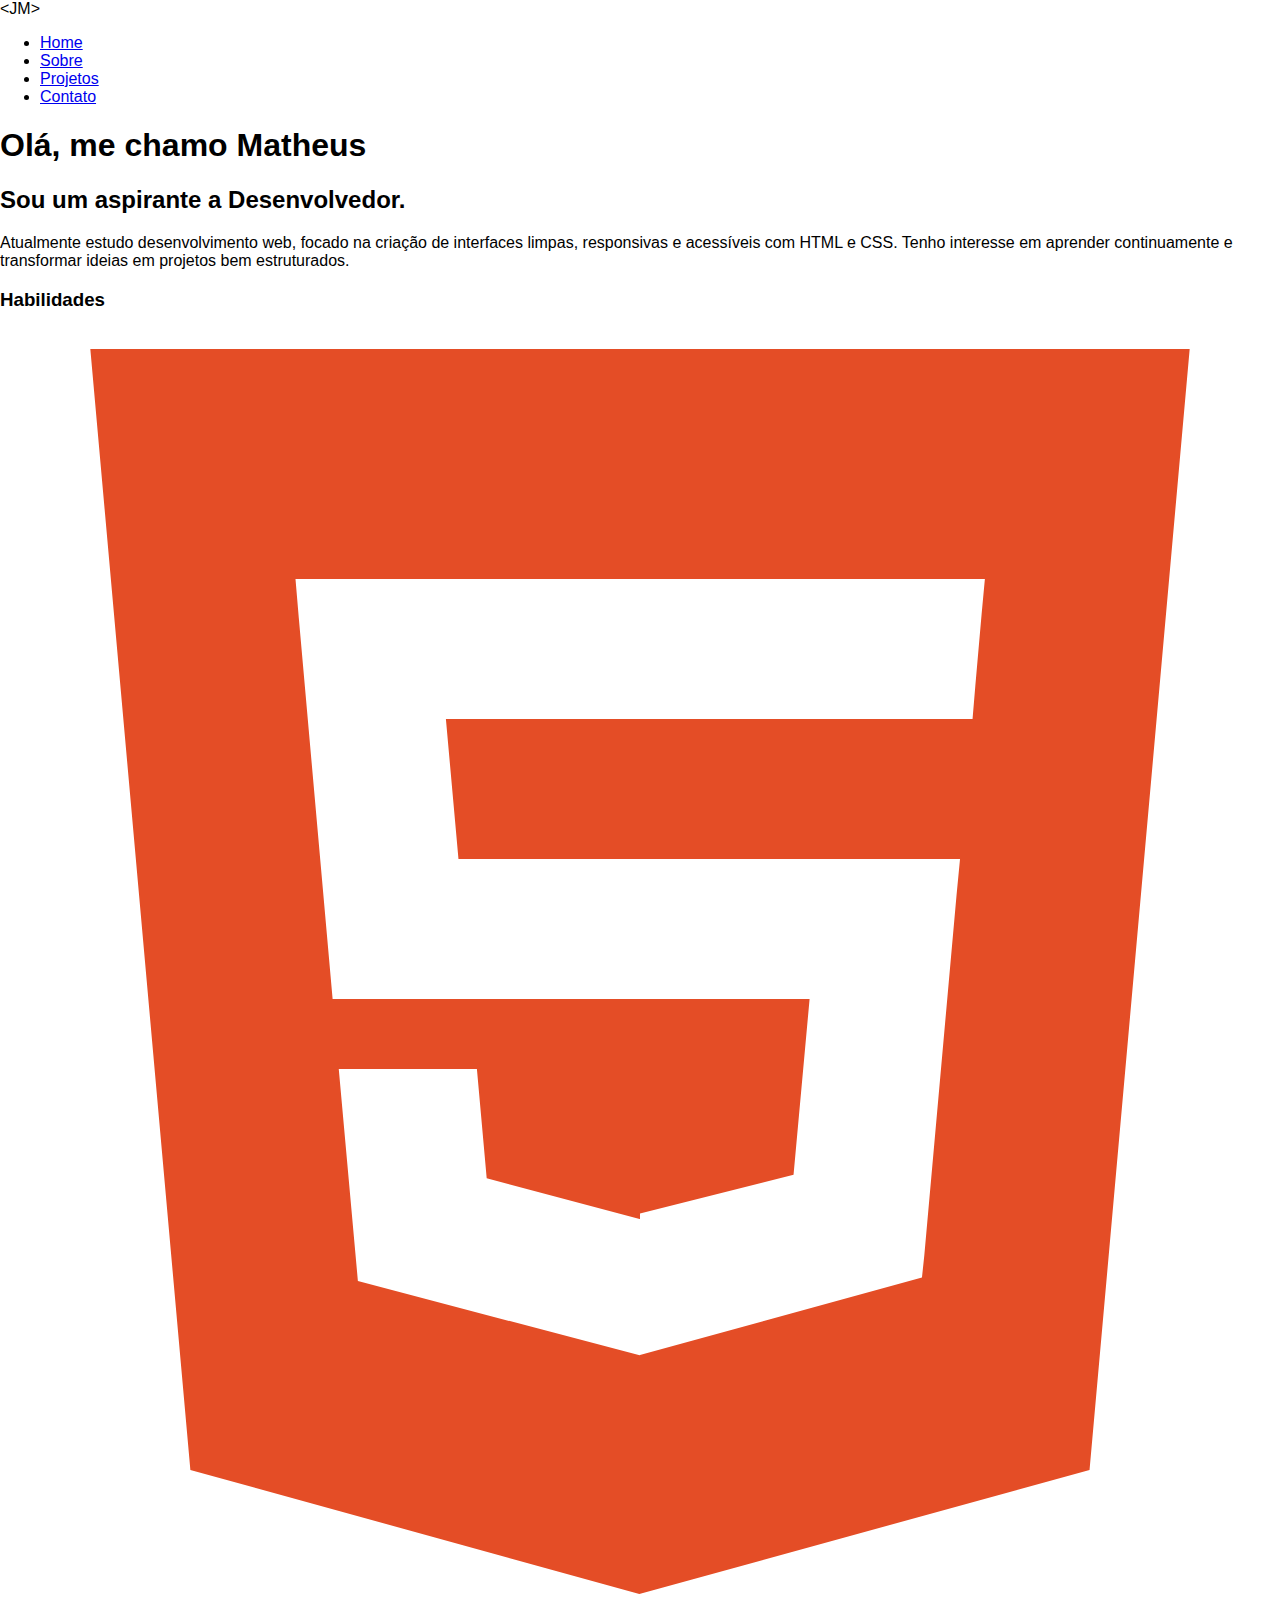
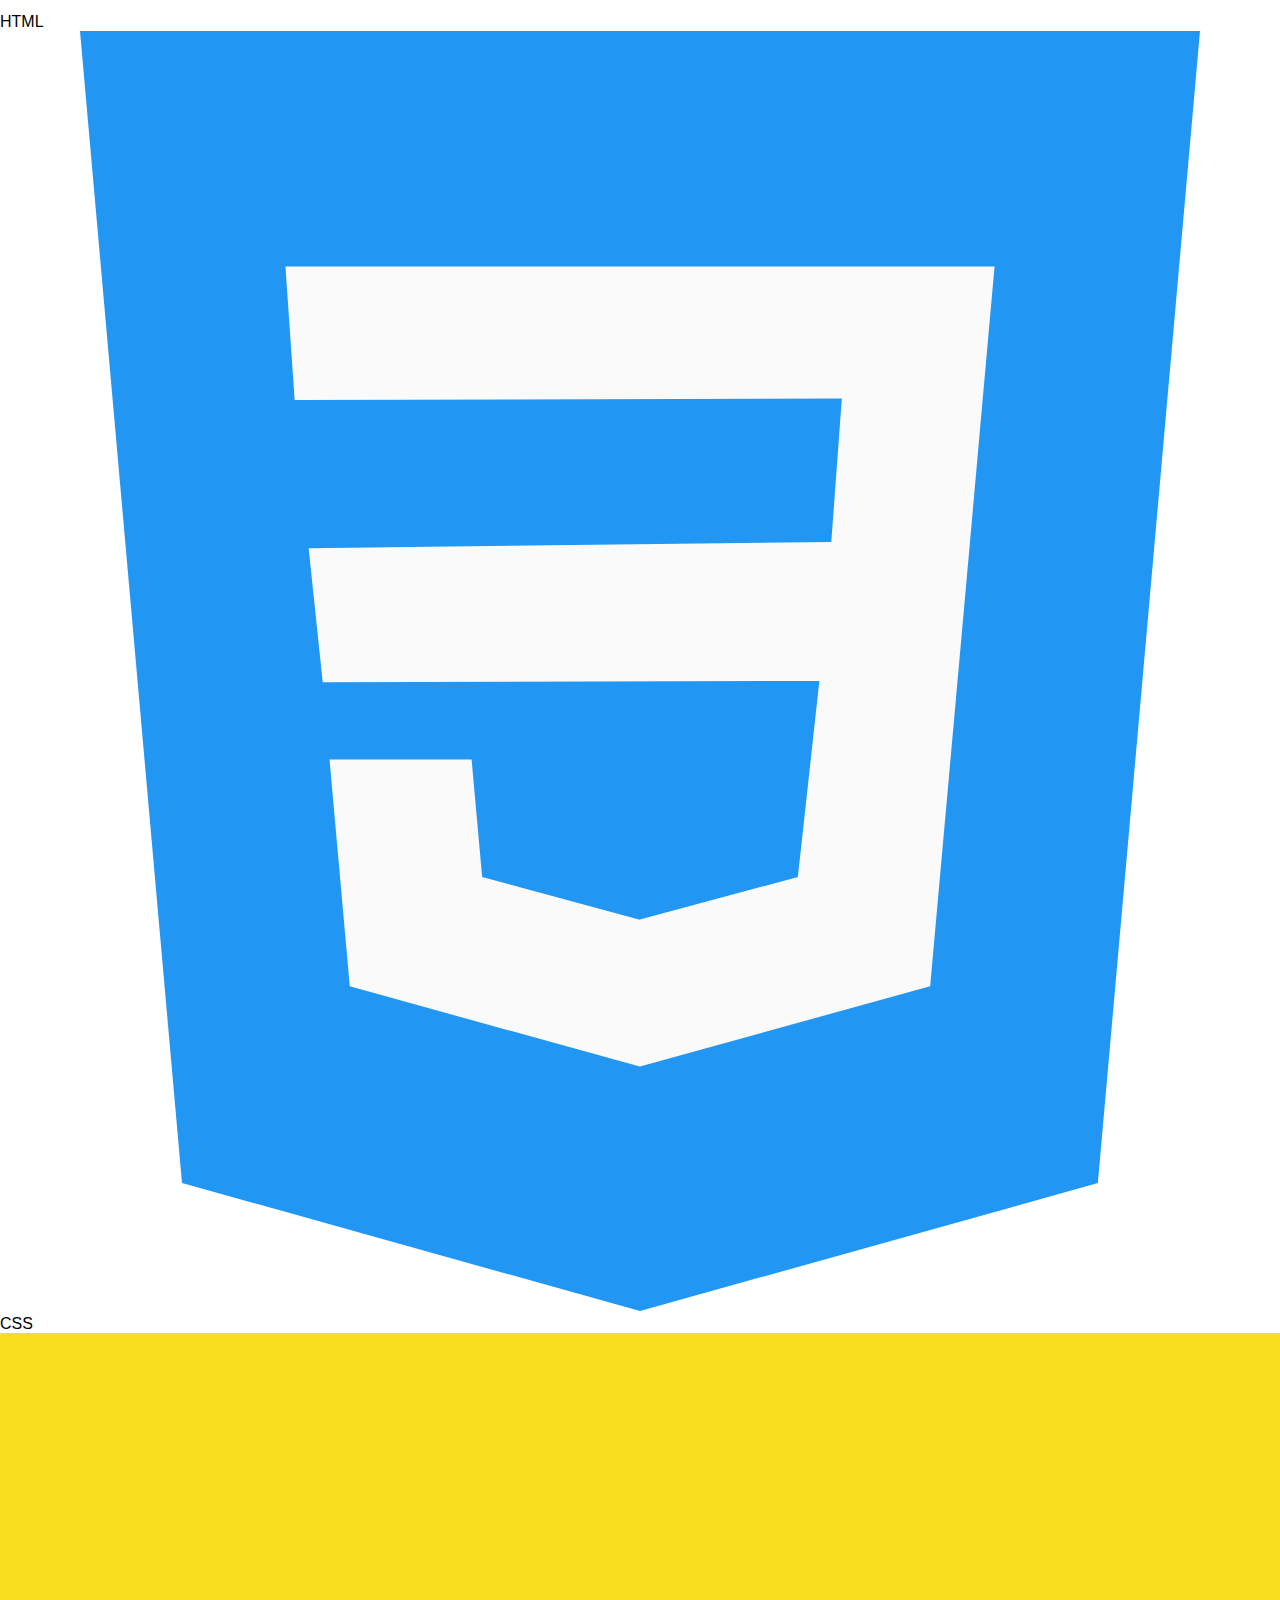
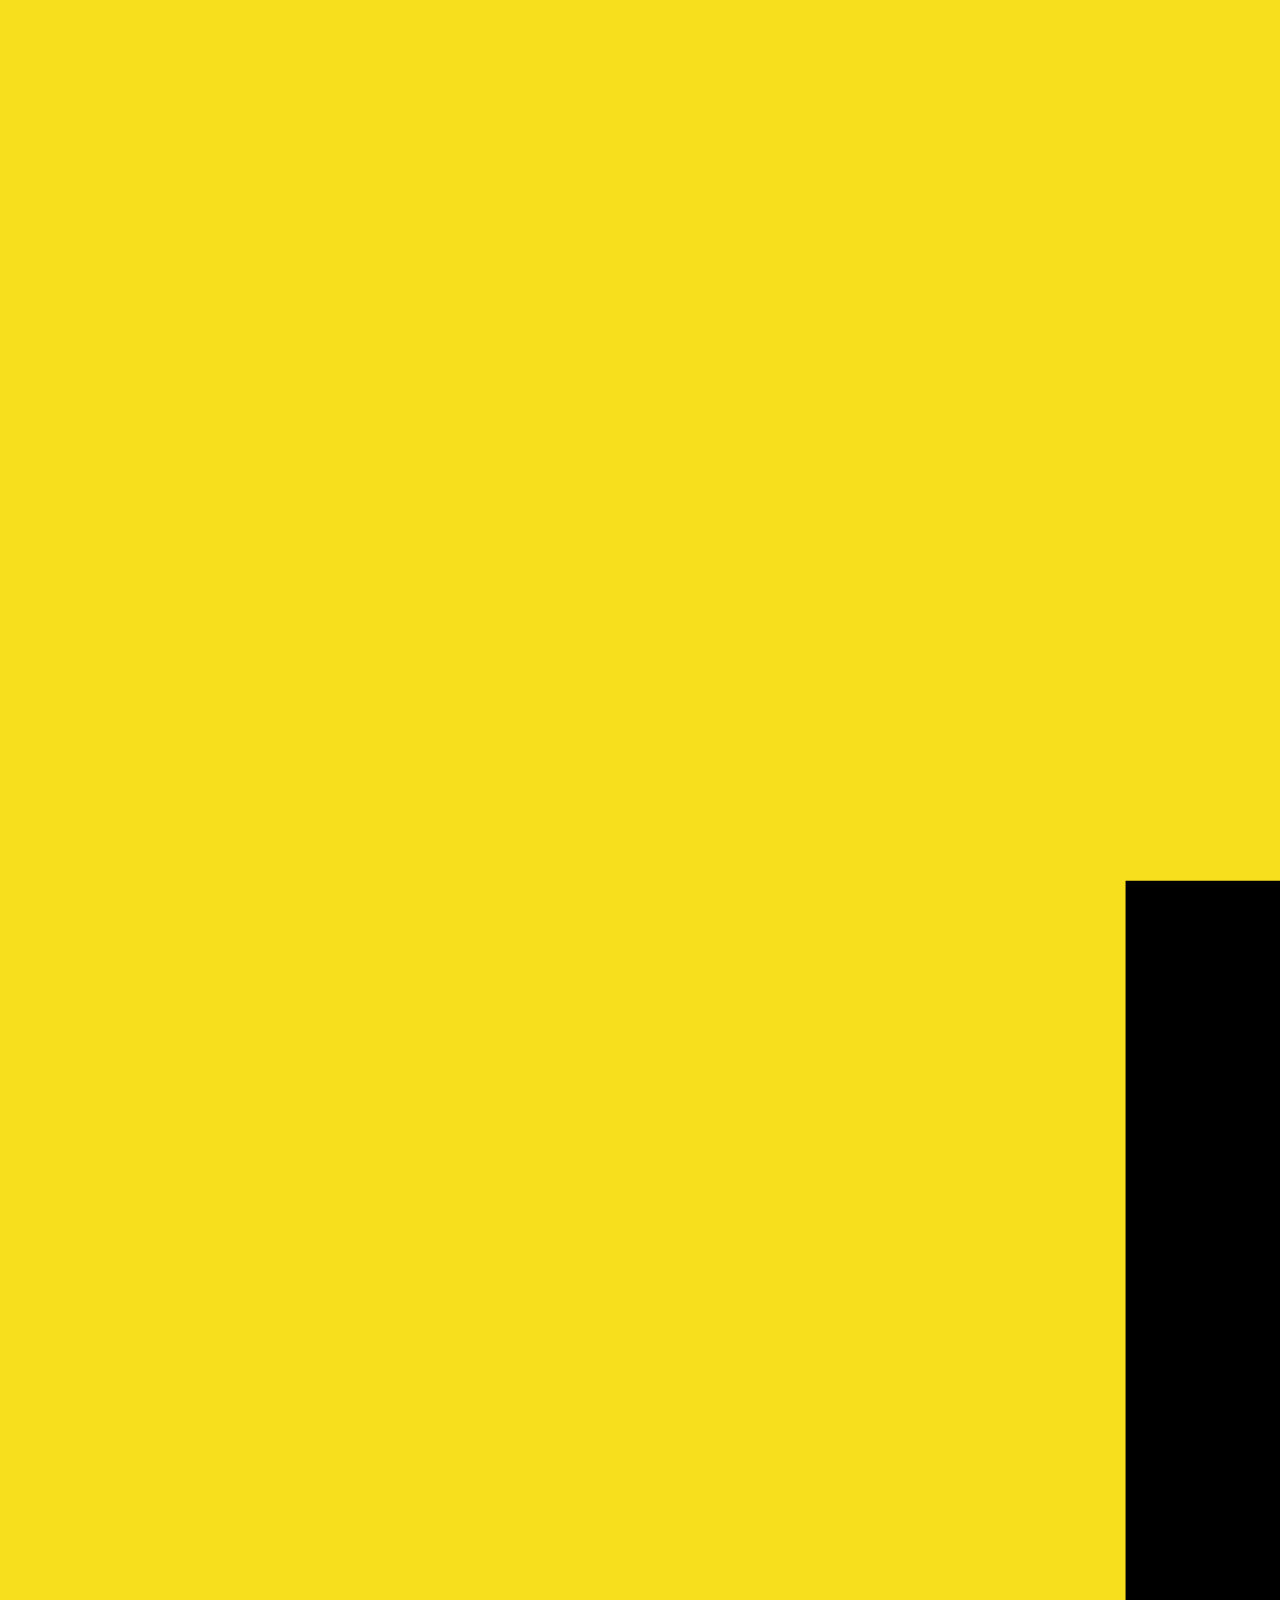
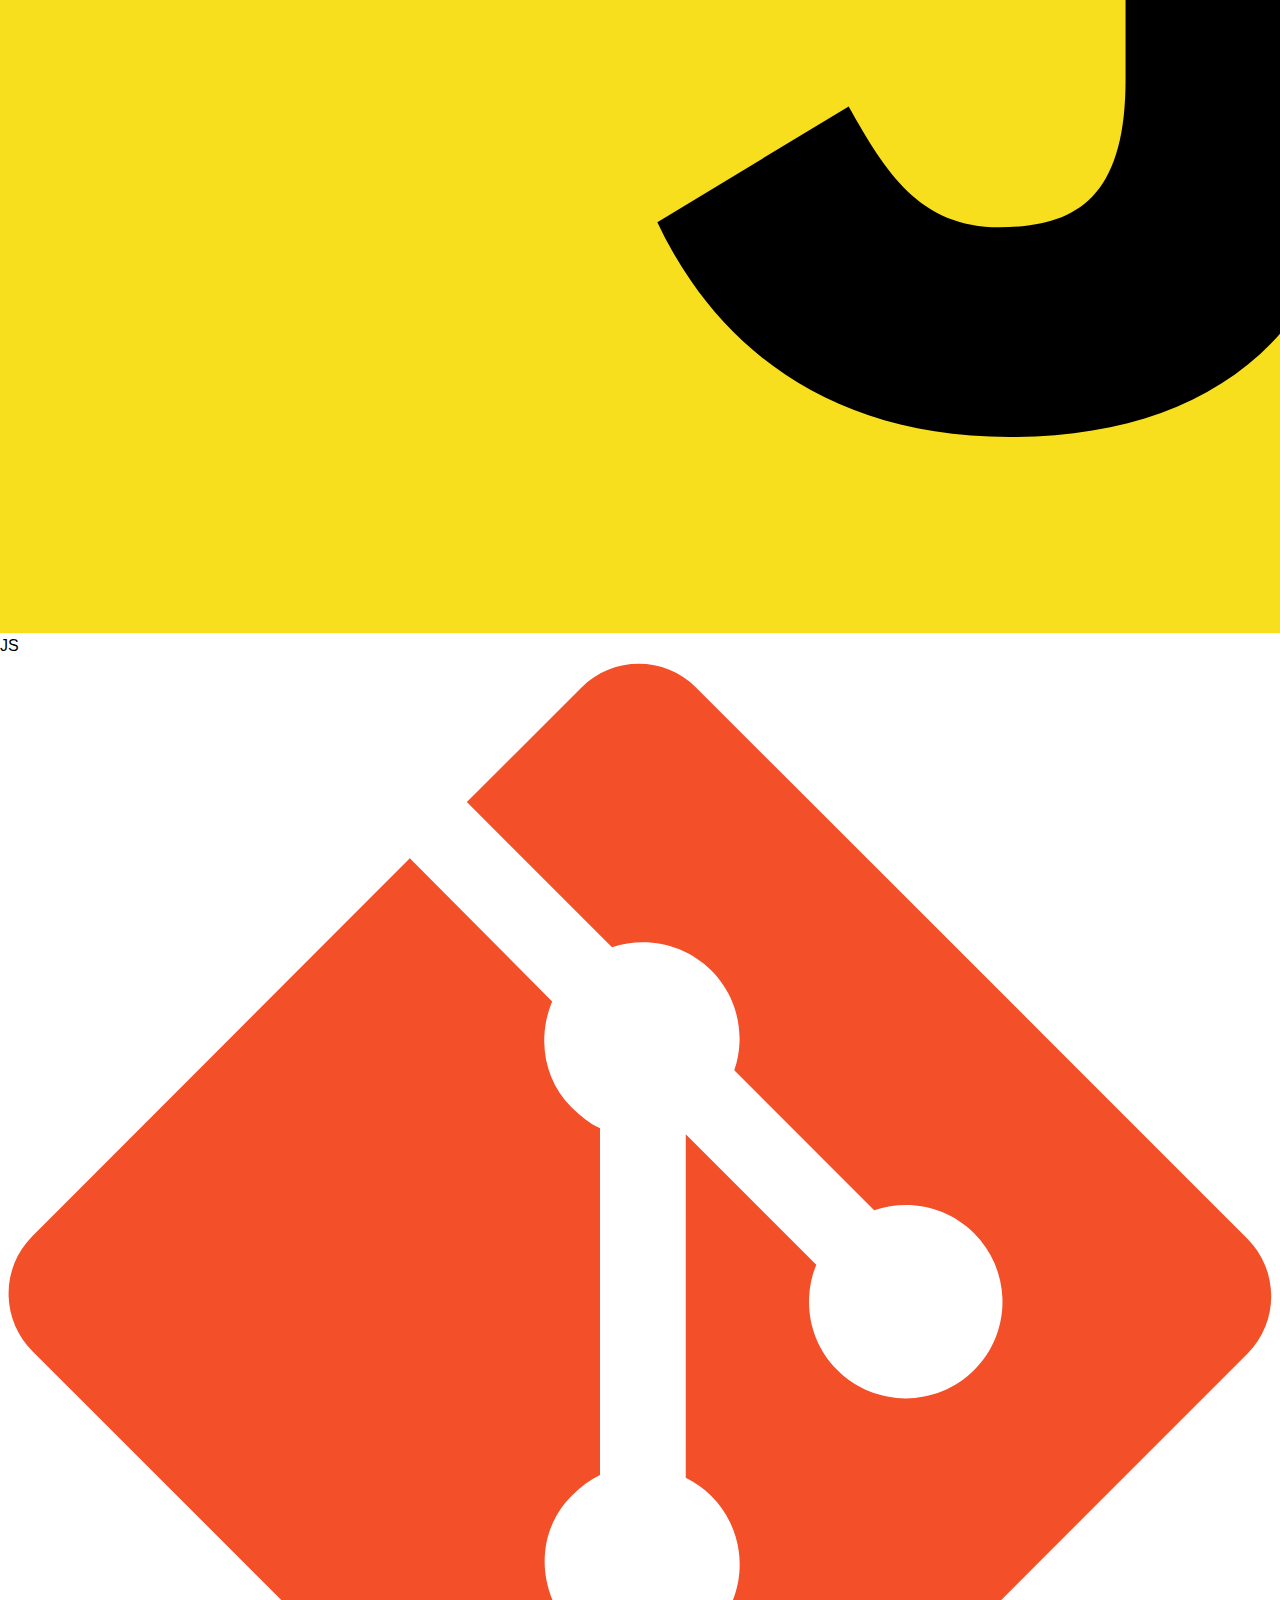
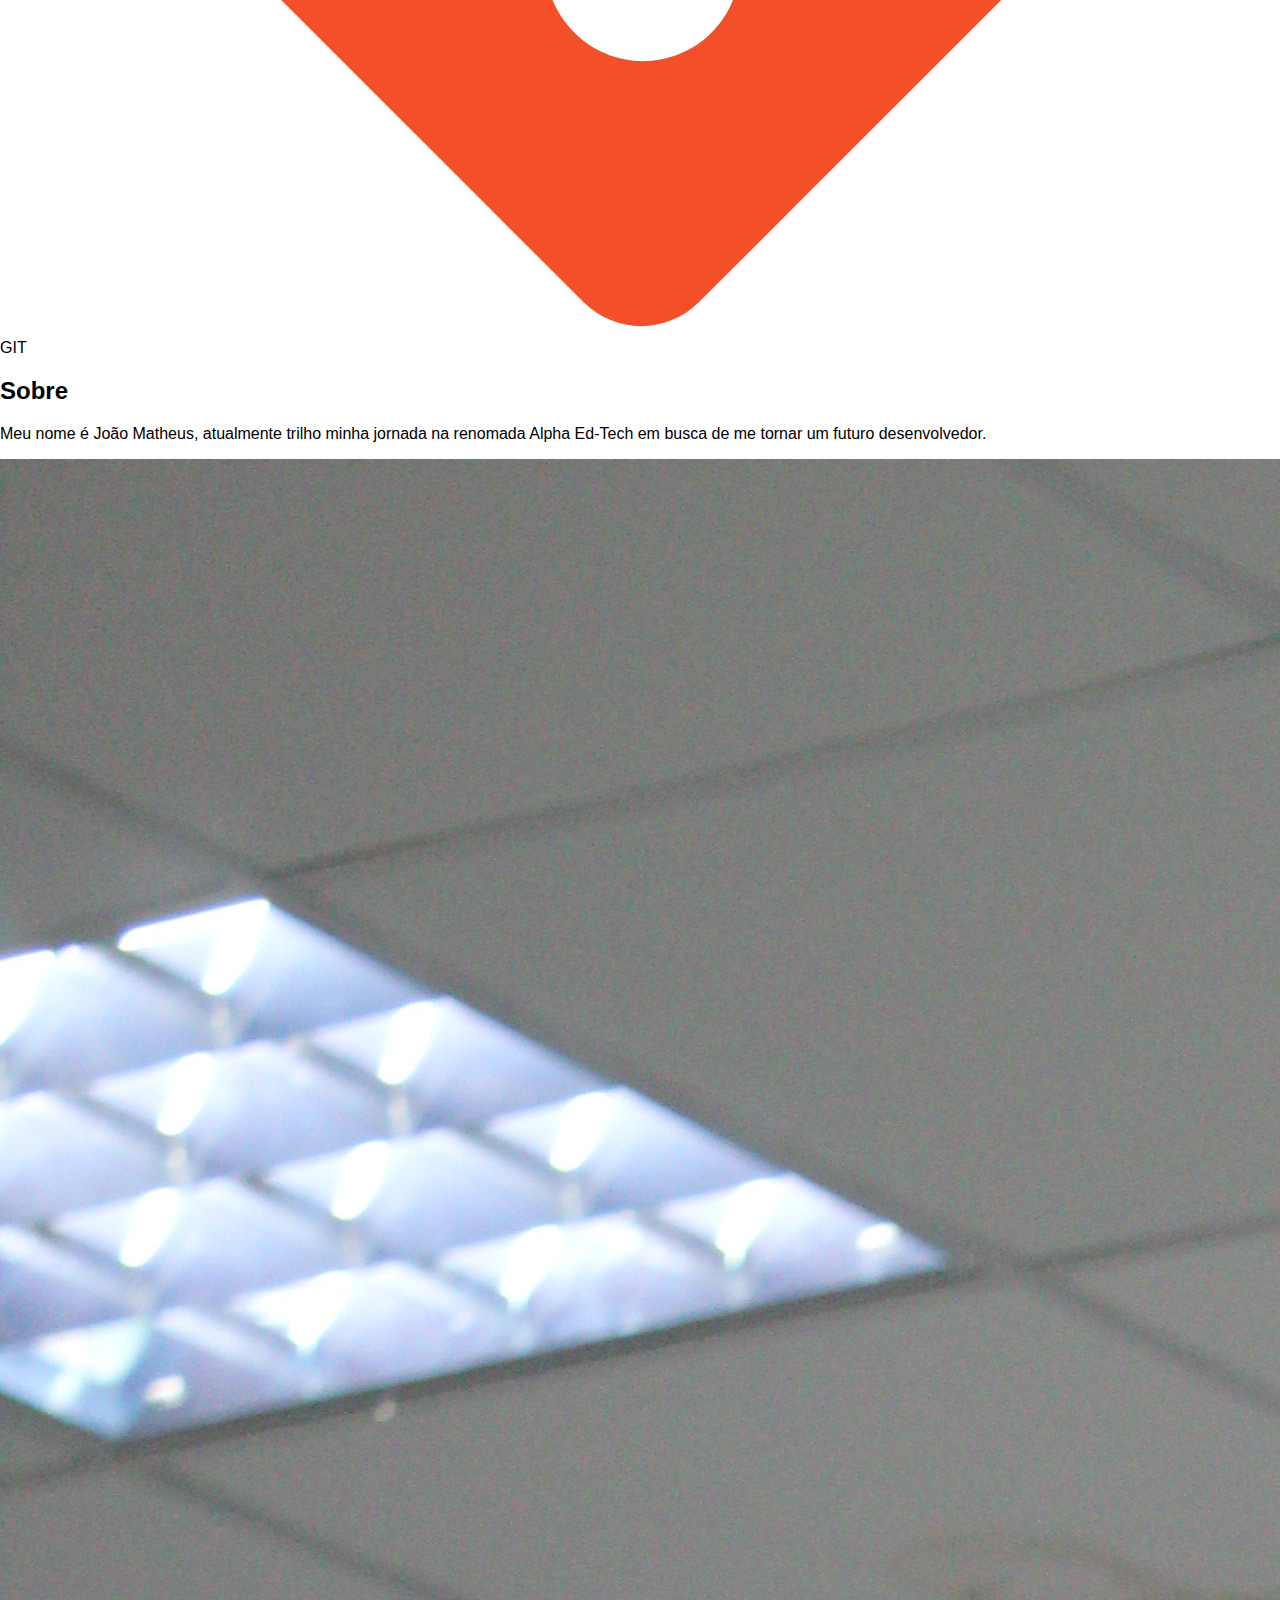
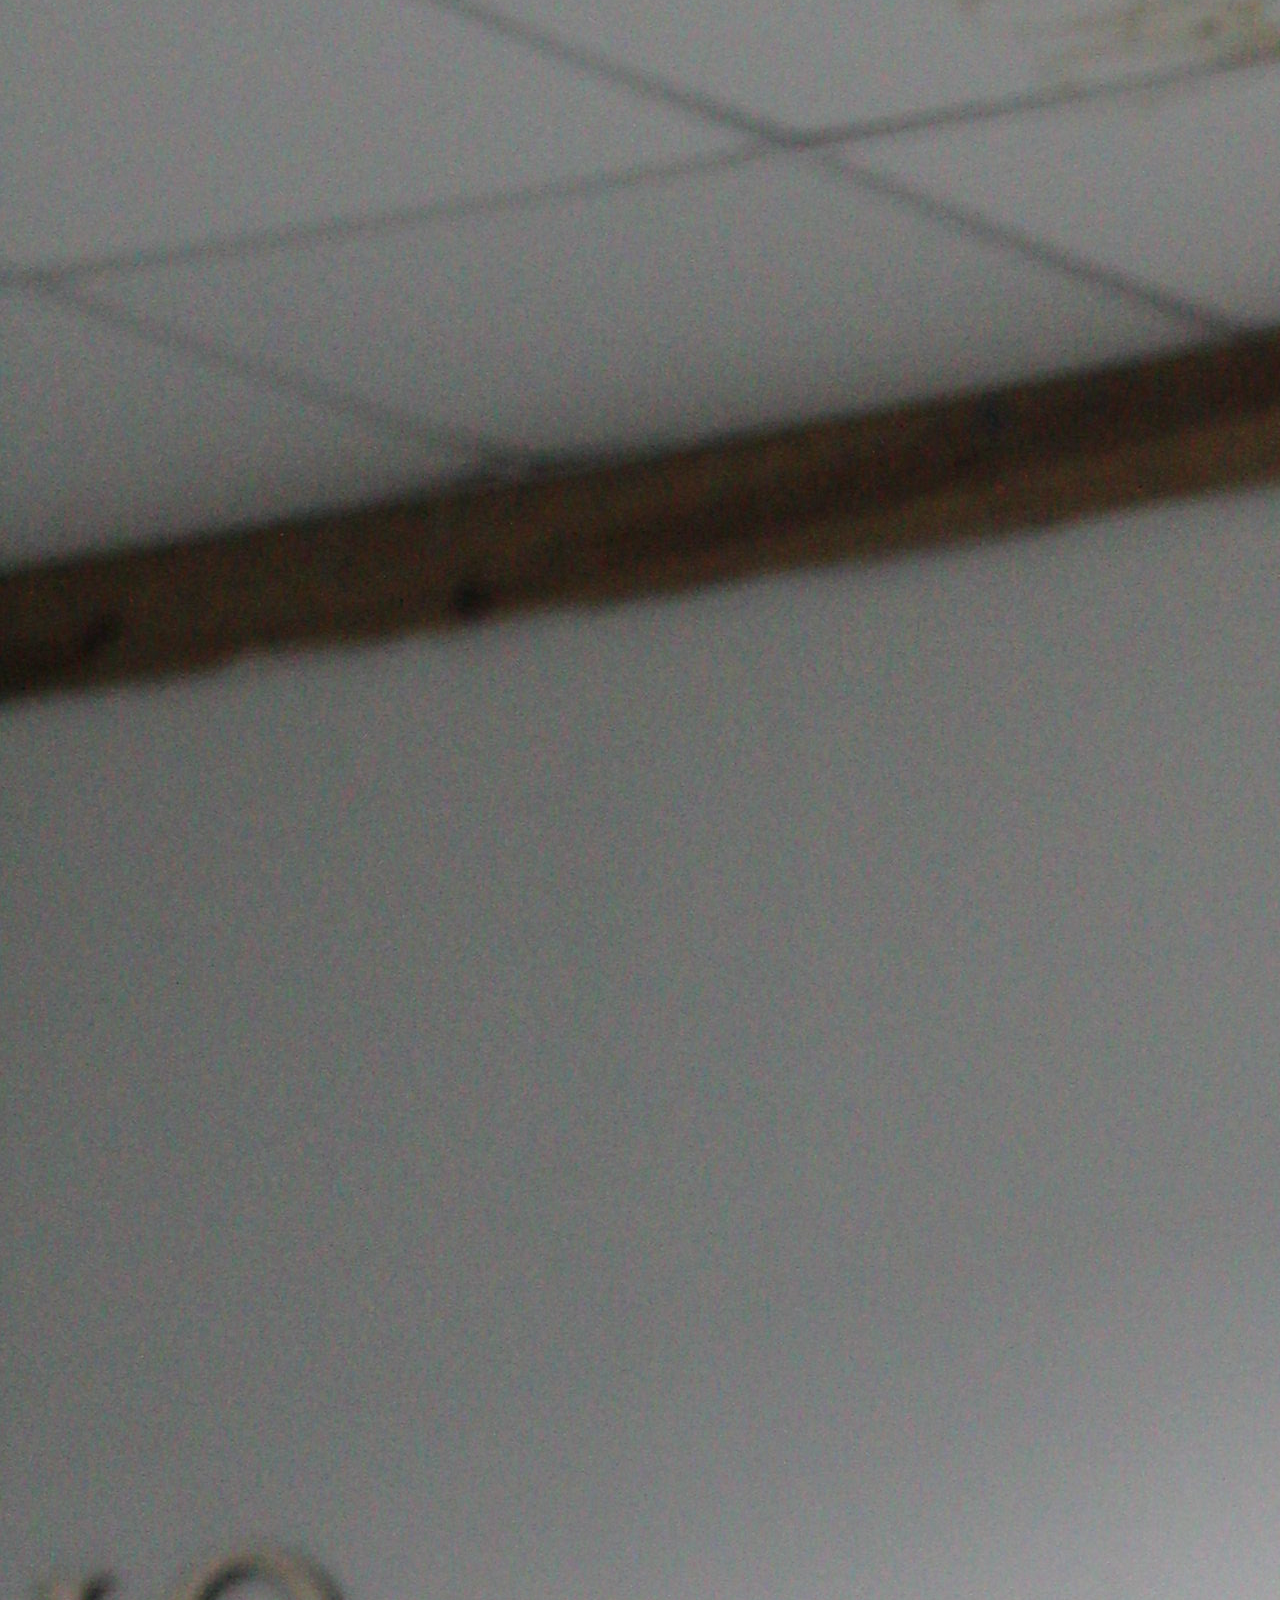
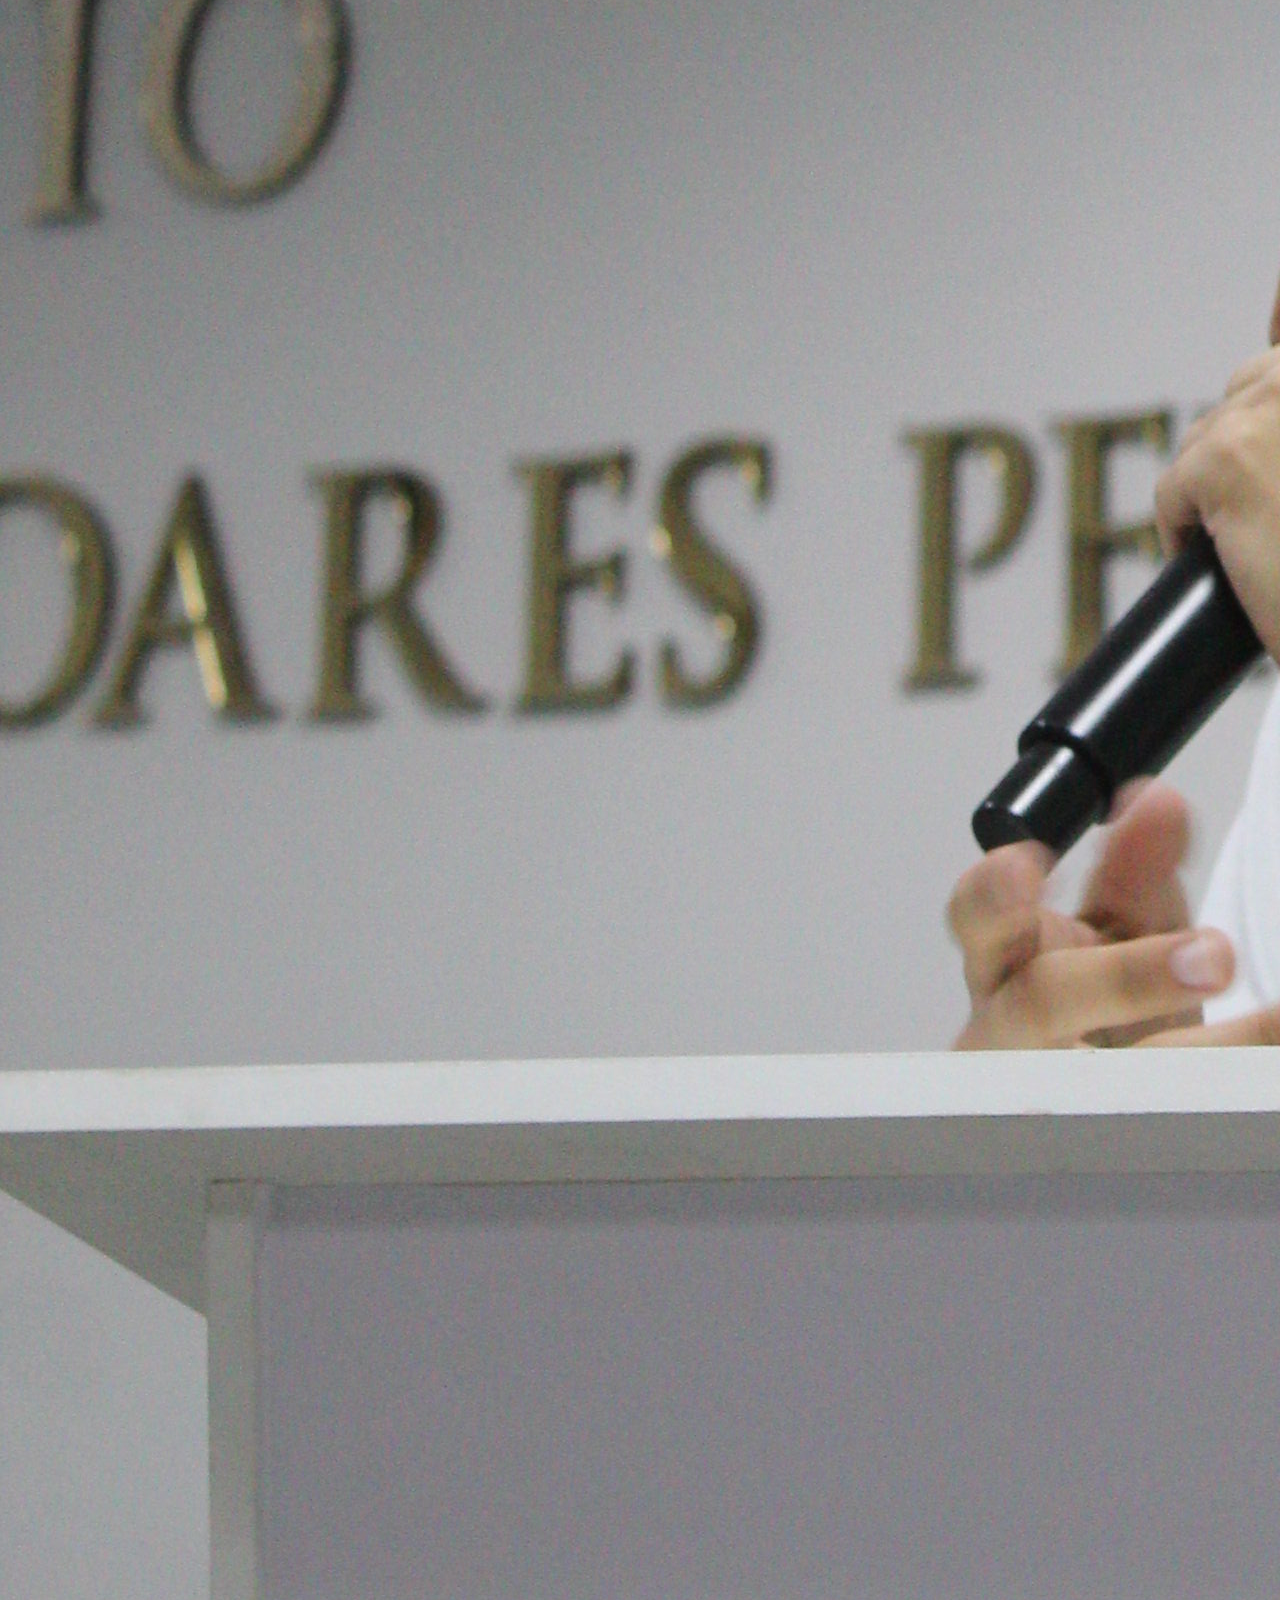
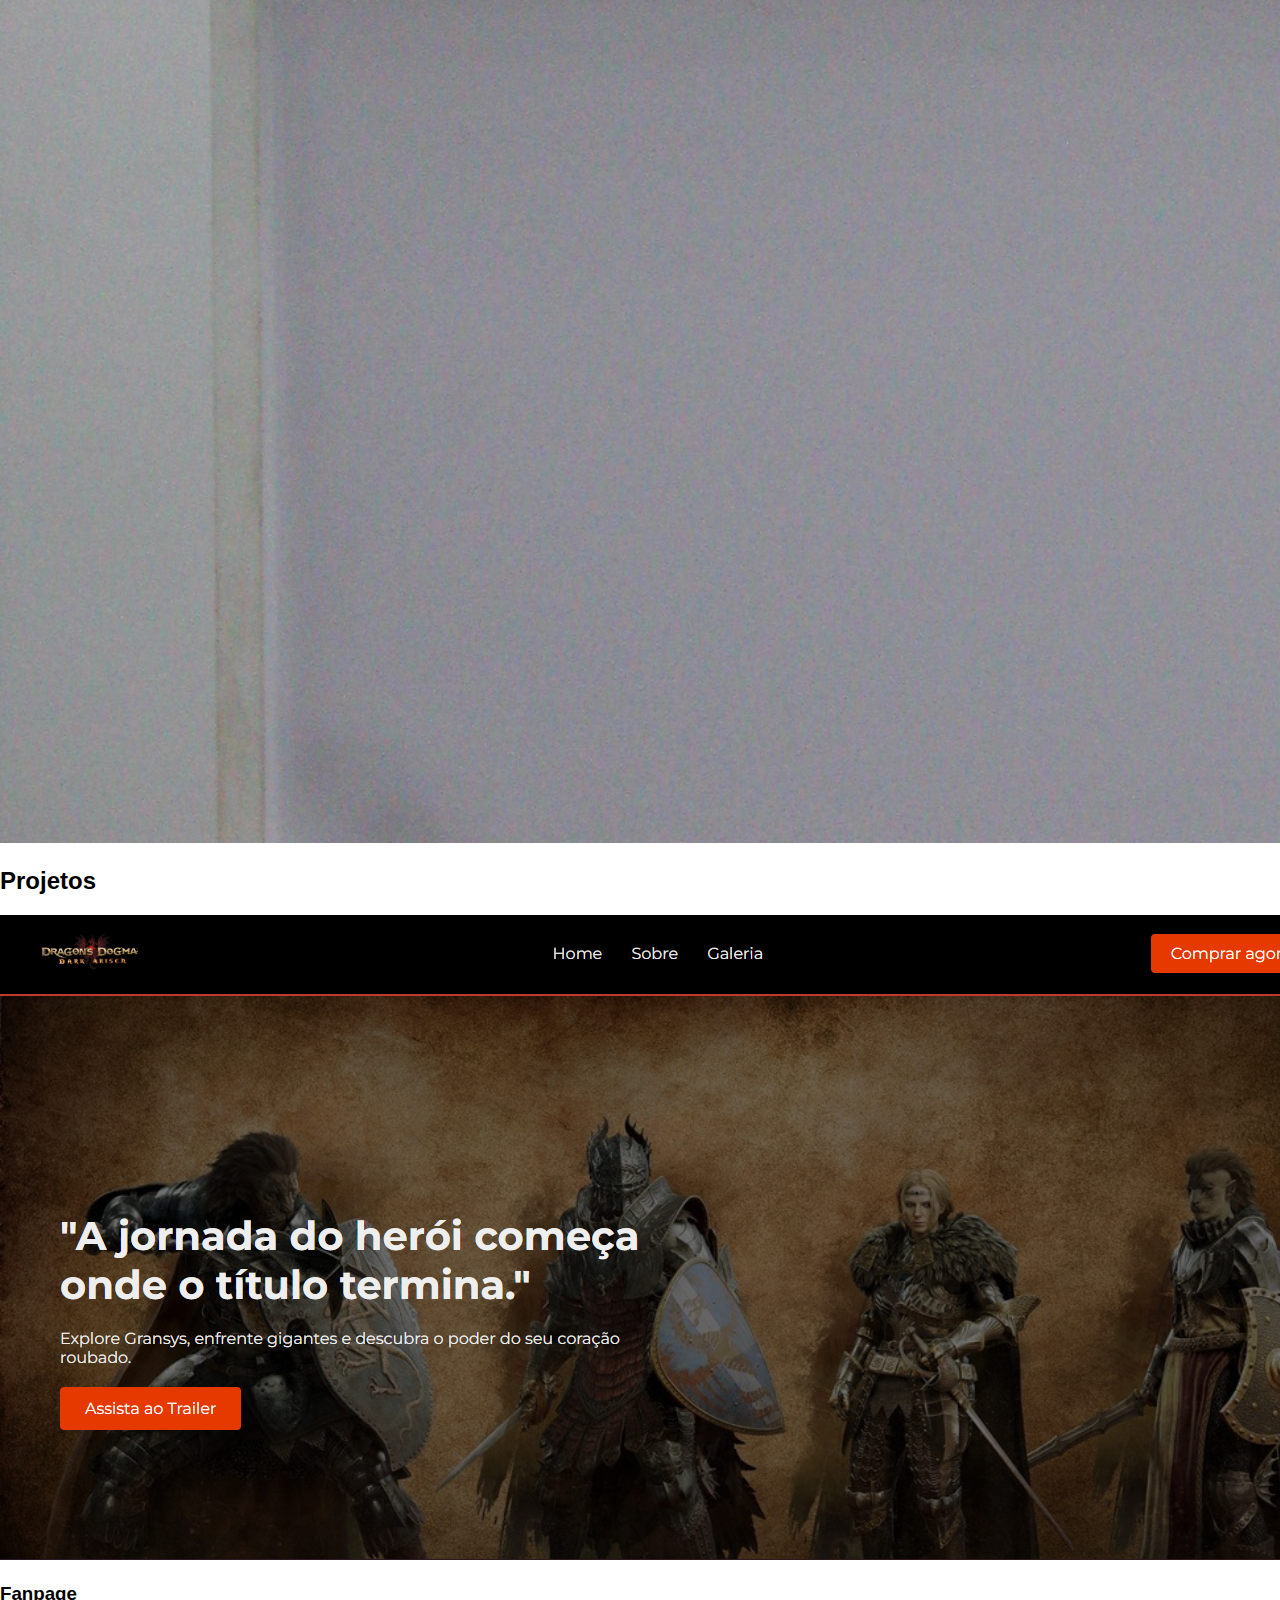
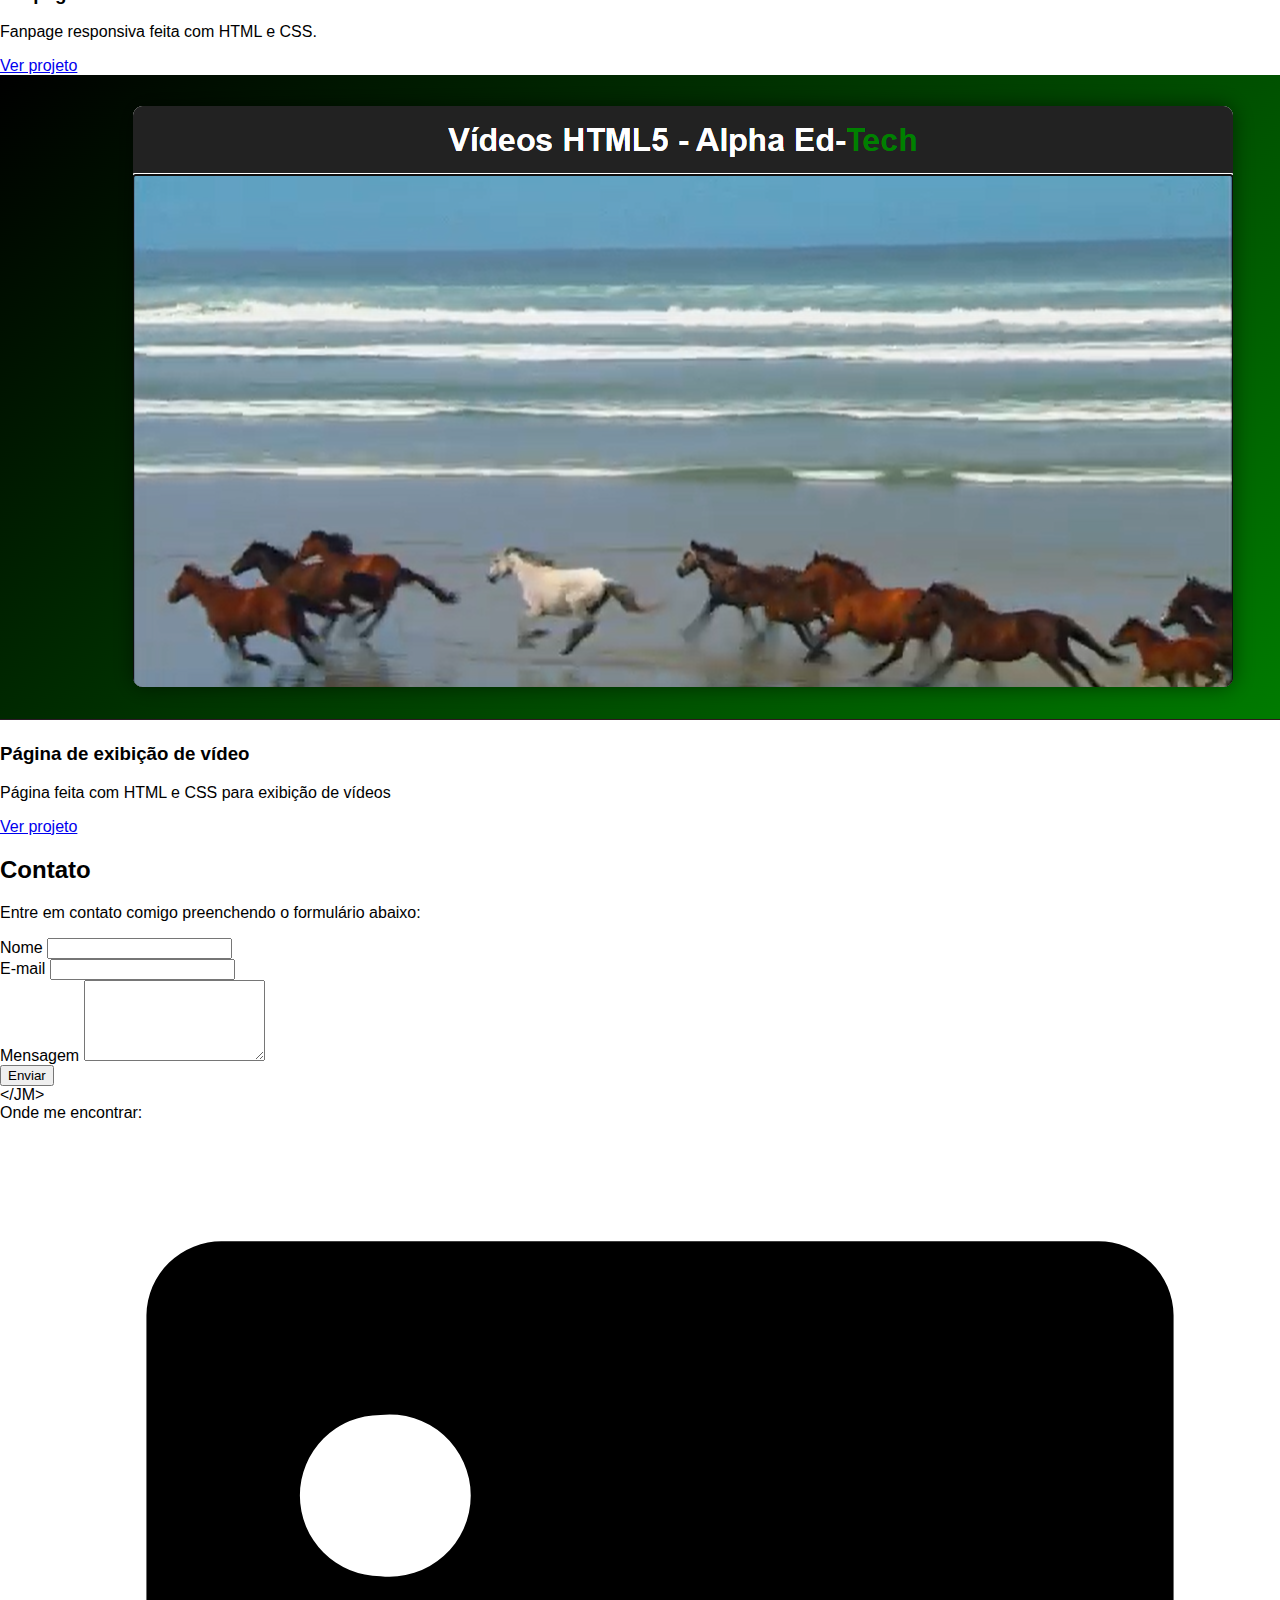
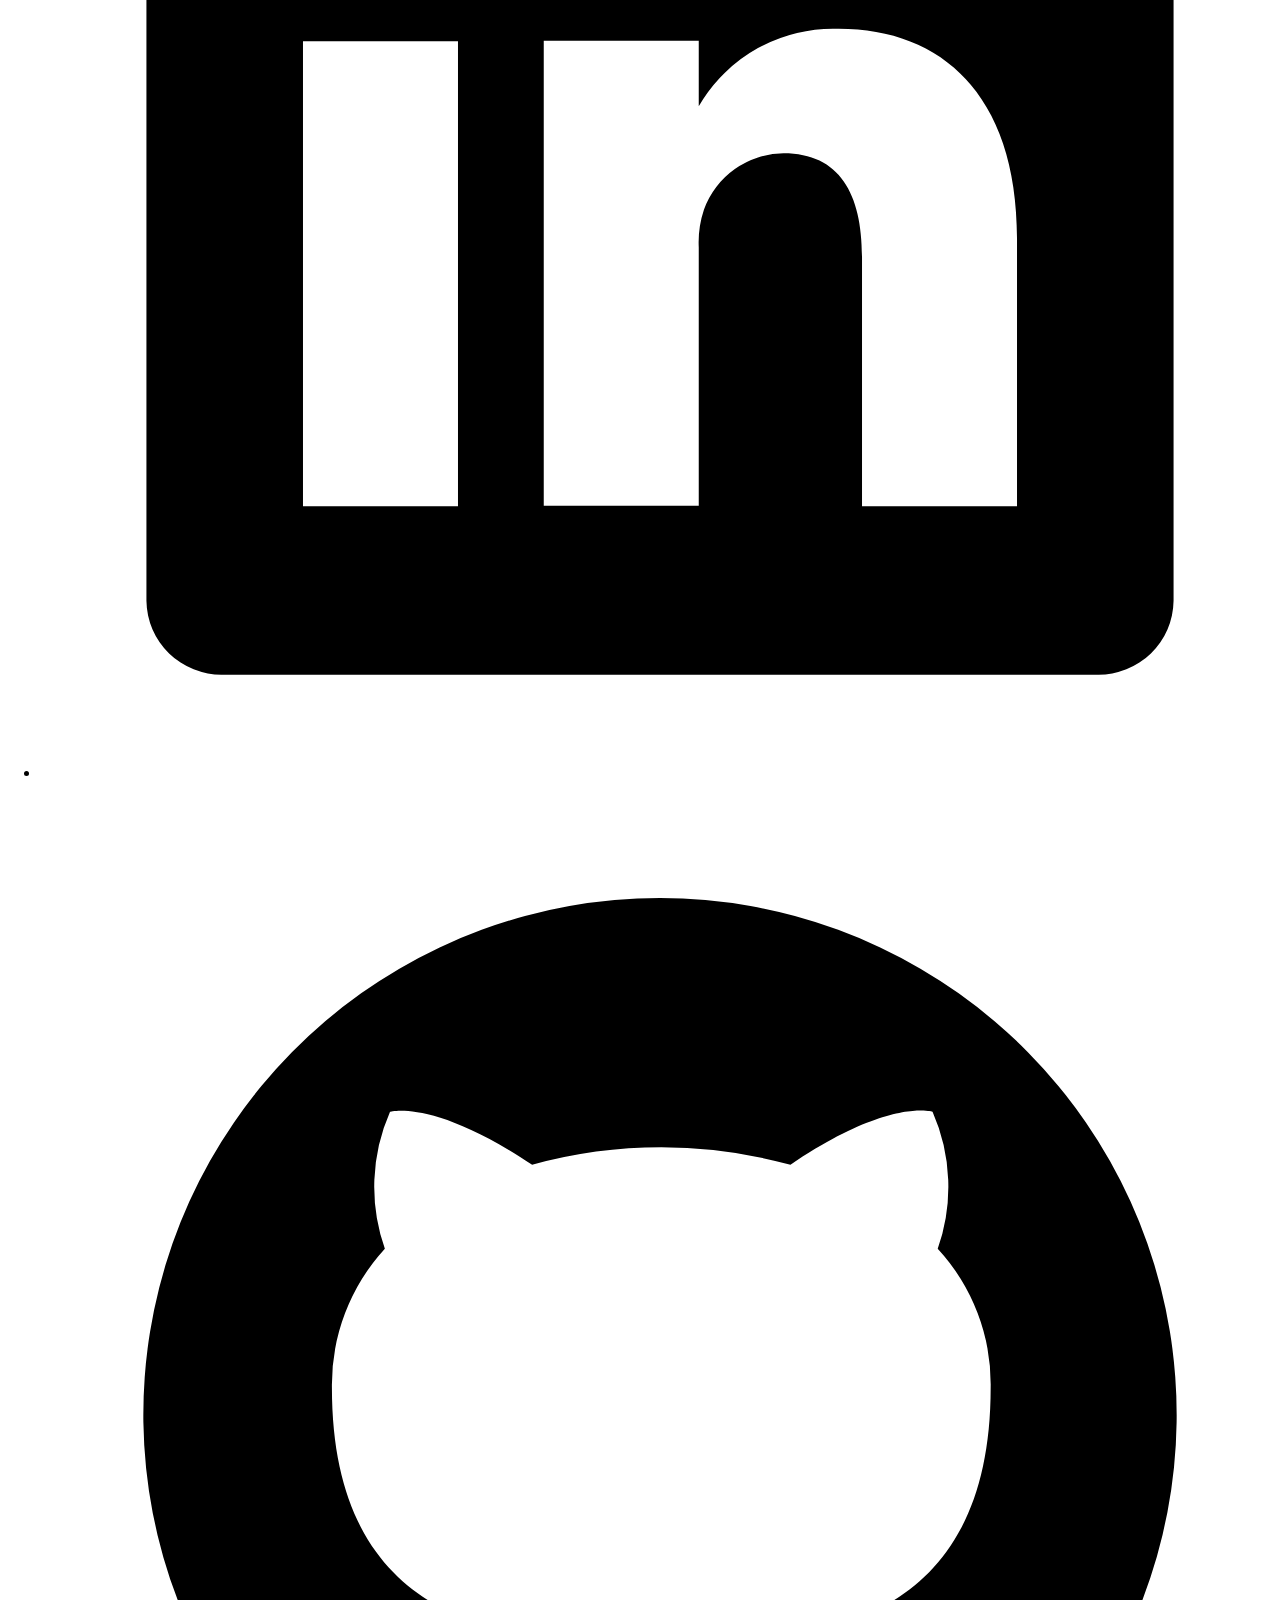
<file: index.html>
<!DOCTYPE html>
<html lang="pt-br">

<head>
    <meta charset="UTF-8">
    <meta name="viewport" content="width=device-width, initial-scale=1.0">
    <link rel="stylesheet" href="css/style.css">
    <title>Portfólio | João Matheus</title>
</head>

<body>

    <header class="header">
        <nav class="nav">
            <span class="logo">&lt;JM&gt;</span>

            <ul class="menu">
                <li><a href="#home">Home</a></li>
                <li><a href="#sobre">Sobre</a></li>
                <li><a href="#projetos">Projetos</a></li>
                <li><a href="#contato">Contato</a></li>
            </ul>
        </nav>
    </header>

    <main id="home">

        <section class="hero">

            <div class="hero-left">
                <div class="hero-text">
                    <h1>
                        Olá, me chamo <span class="destaque">Matheus</span>
                    </h1>

                    <h2>Sou um aspirante a Desenvolvedor.</h2>

                    <p>
                        Atualmente estudo desenvolvimento web, focado na criação de interfaces limpas, responsivas e
                        acessíveis com HTML e CSS. Tenho interesse em aprender continuamente e transformar ideias em
                        projetos bem estruturados.
                    </p>
                </div>
            </div>

            <div class="hero-right">
                <h3 class="skills-title">Habilidades</h3>

                <div class="skills-grid">
                    <article class="skill-card">
                        <img src="assets/icons/html-5.svg" alt="HTML5">
                        <span>HTML</span>
                    </article>

                    <article class="skill-card">
                        <img src="assets/icons/css.svg" alt="CSS3">
                        <span>CSS</span>
                    </article>

                    <article class="skill-card">
                        <img src="assets/icons/javascript.svg" alt="JavaScript">
                        <span>JS</span>
                    </article>

                    <article class="skill-card">
                        <img src="assets/icons/git.svg" alt="Git">
                        <span>GIT</span>
                    </article>
                </div>
            </div>

        </section>

        <section id="sobre" class="section sobre">

            <div class="sobre-container">

                <div class="sobre-texto">
                    <h2>Sobre</h2>

                    <p>
                        Meu nome é João Matheus, atualmente trilho minha jornada na renomada
                        Alpha Ed-Tech em busca de me tornar um futuro desenvolvedor.
                    </p>
                </div>

                <div class="sobre-foto">
                    <img src="assets/img/perfil.jpg" alt="Foto de João Matheus">
                </div>

            </div>

        </section>

        <section id="projetos" class="section">
            <h2>Projetos</h2>

            <div class="projetos-container">

                <article class="projeto-card">
                    <img src="assets/img/exemplo1.png" alt="Preview do projeto Fanpage">
                    <h3>Fanpage</h3>
                    <p>Fanpage responsiva feita com HTML e CSS.</p>
                    <a href="#" target="_blank">Ver projeto</a>
                </article>

                <article class="projeto-card">
                    <img src="assets/img/exemplo2.png" alt="Preview do projeto Lorem">
                    <h3>Página de exibição de vídeo</h3>
                    <p>Página feita com HTML e CSS para exibição de vídeos</p>
                    <a href="projetos/Ativ01 - HTML/Q1.html" target="_blank">Ver projeto</a>
                </article>

            </div>
        </section>

        <section id="contato" class="section">
            <h2>Contato</h2>

            <p>Entre em contato comigo preenchendo o formulário abaixo:</p>

            <form class="contato-form" action="#" method="post">

                <div class="form-group">
                    <label for="nome">Nome</label>
                    <input type="text" id="nome" name="nome" required>
                </div>

                <div class="form-group">
                    <label for="email">E-mail</label>
                    <input type="email" id="email" name="email" required>
                </div>

                <div class="form-group">
                    <label for="mensagem">Mensagem</label>
                    <textarea id="mensagem" name="mensagem" rows="5" required></textarea>
                </div>

                <button type="submit">Enviar</button>

            </form>
        </section>

    </main>

    <footer class="footer">

        <div class="footer-logo">
            <span>&lt;/JM&gt;</span>
        </div>

        <div class="footer-social">
            <span>Onde me encontrar:</span>

            <ul>
                <li>
                    <a href="https://www.linkedin.com/in/jo%C3%A3o-matheus-pereira-andrade-6b3373397/" target="_blank" aria-label="LinkedIn">
                        <img src="assets/icons/linkedin.svg" alt="LinkedIn">
                    </a>
                </li>
                <li>
                    <a href="https://github.com/JM160" target="_blank" aria-label="GitHub">
                        <img src="assets/icons/github.svg" alt="Github">
                    </a>
                </li>
            </ul>
        </div>

        <div class="footer-copy">
            <p>© 2025 João Matheus. Feito com HTML e CSS.</p>
        </div>

    </footer>

</body>

</html>
</file>
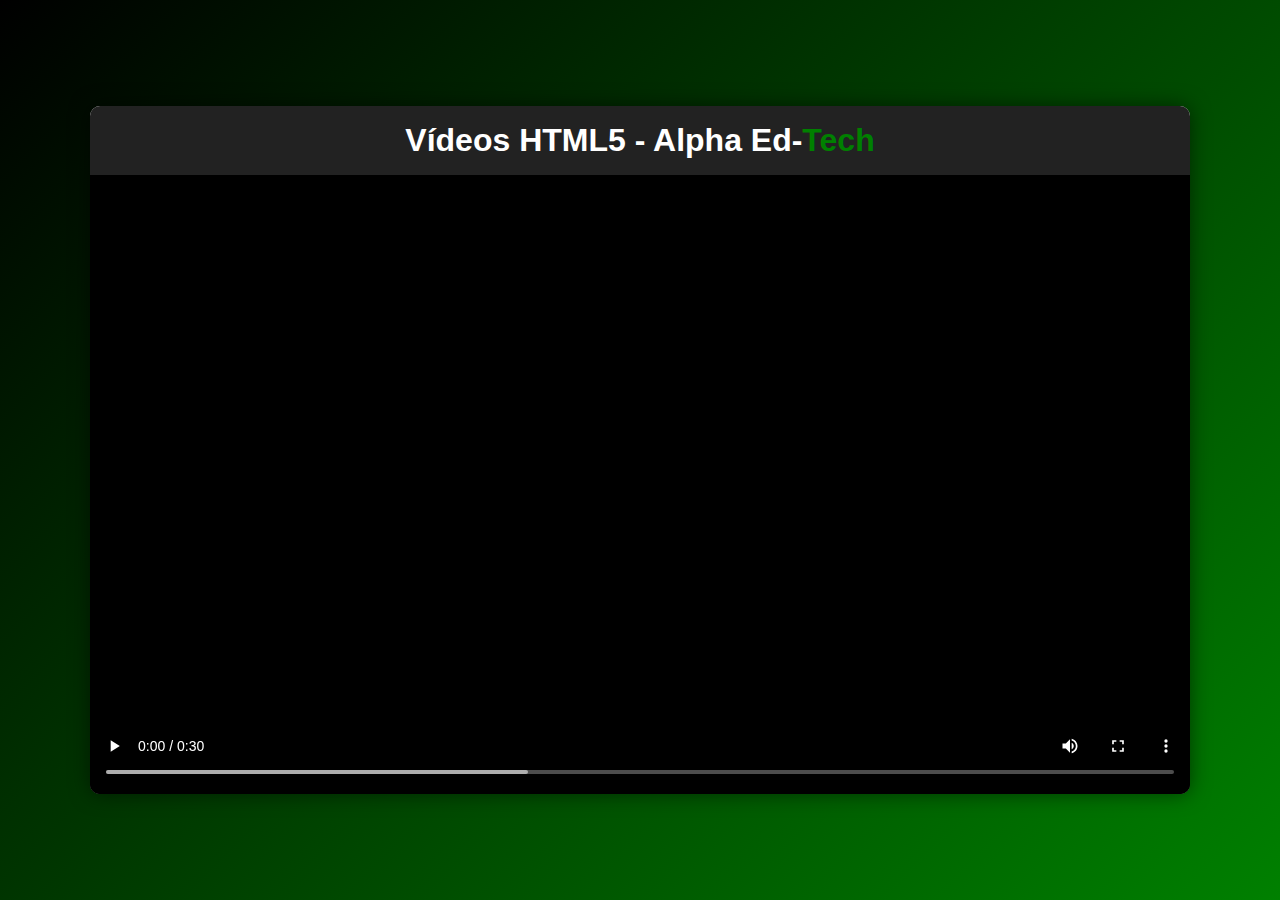
<file: projetos/Ativ01 - HTML/Q1.html>
<!DOCTYPE html>
<html lang="en">
<head>
    <meta charset="UTF-8">
    <meta name="viewport" content="width=device-width, initial-scale=1.0">
    <link rel="stylesheet" href="css/style.css">
    <title>Vídeo</title>
</head>
<body>
    <div id="center">
        <div id="header">
            <h1>Vídeos HTML5 - Alpha Ed-<span style="color: green;">Tech</span></h1>
        </div>
        <div id="video">
            <video width="100%" height="100%" controls>
                <source src="videos/Vida Selvagem - Video Windows 7 (1).mp4" type="video/mp4">
                Seu navegador não suporta elmentos de vídeo.
            </video>
        </div>
    </div>
</body>
</html>
</file>
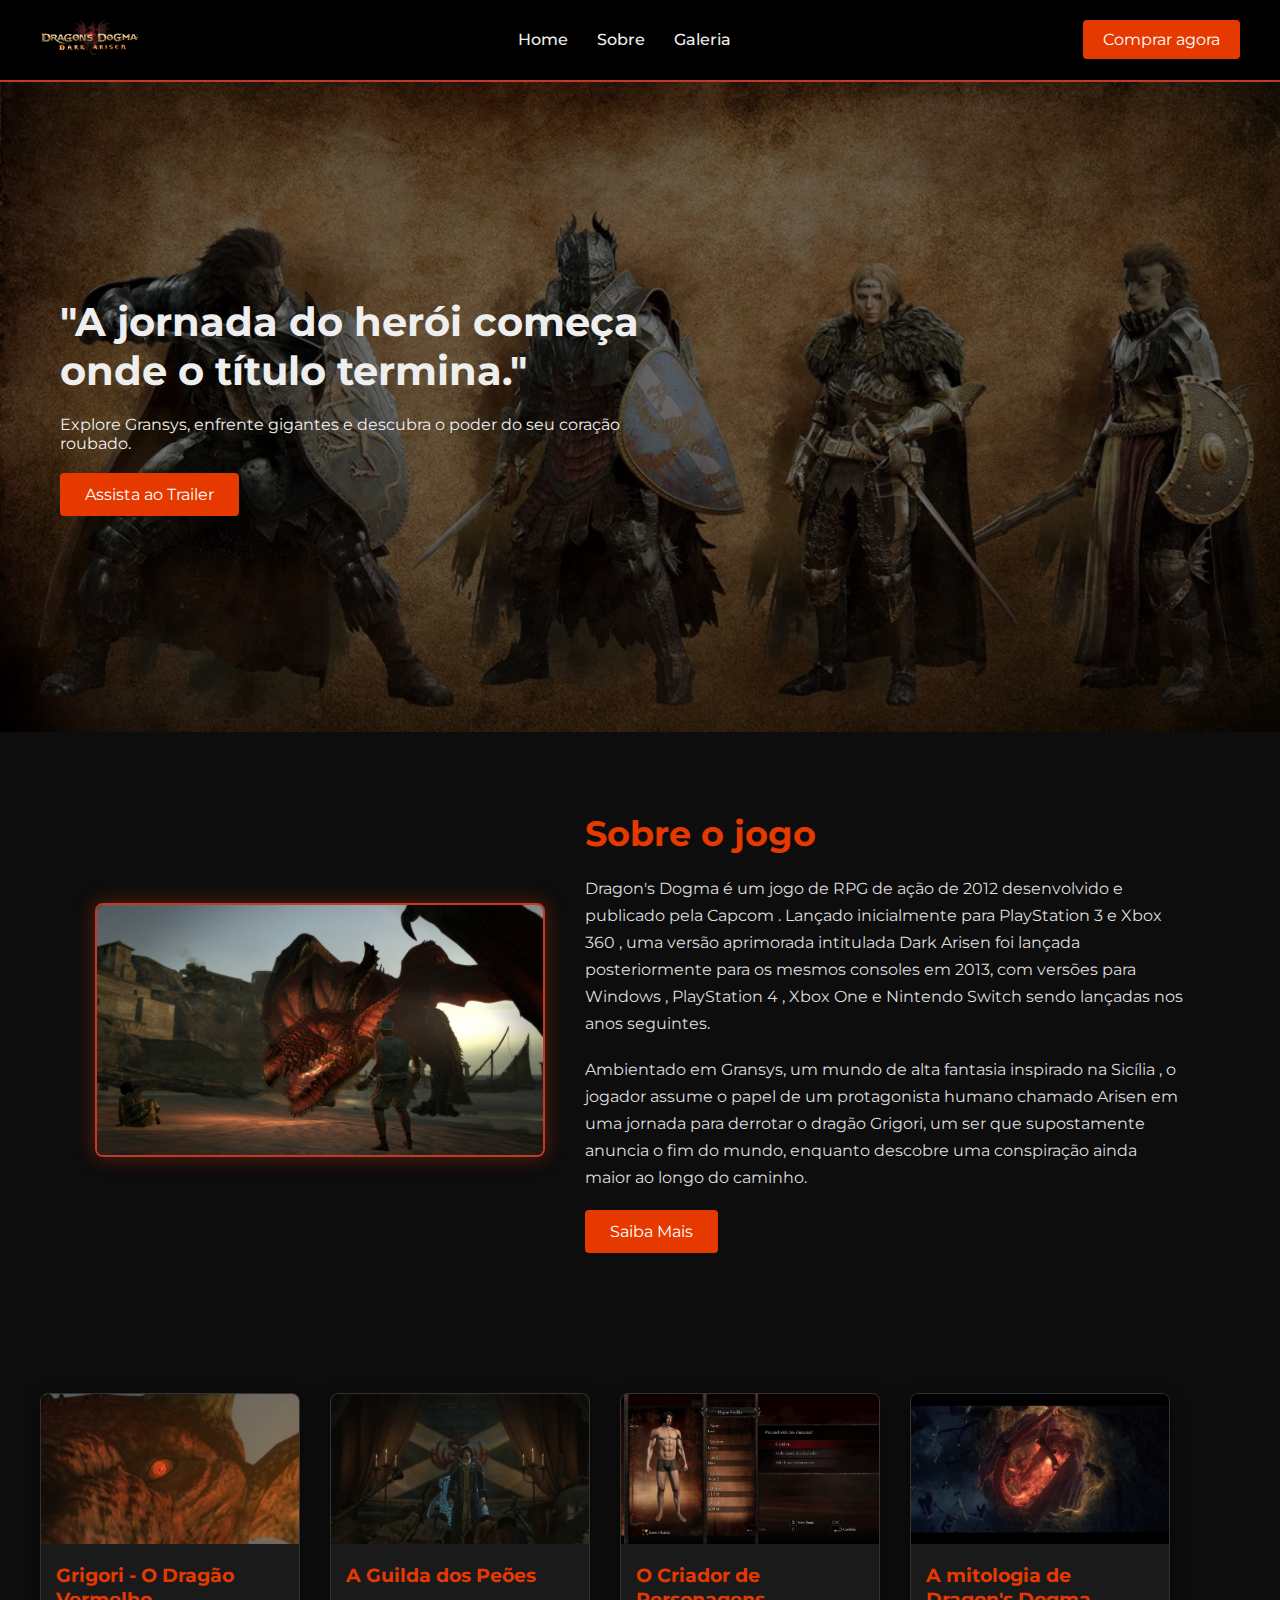
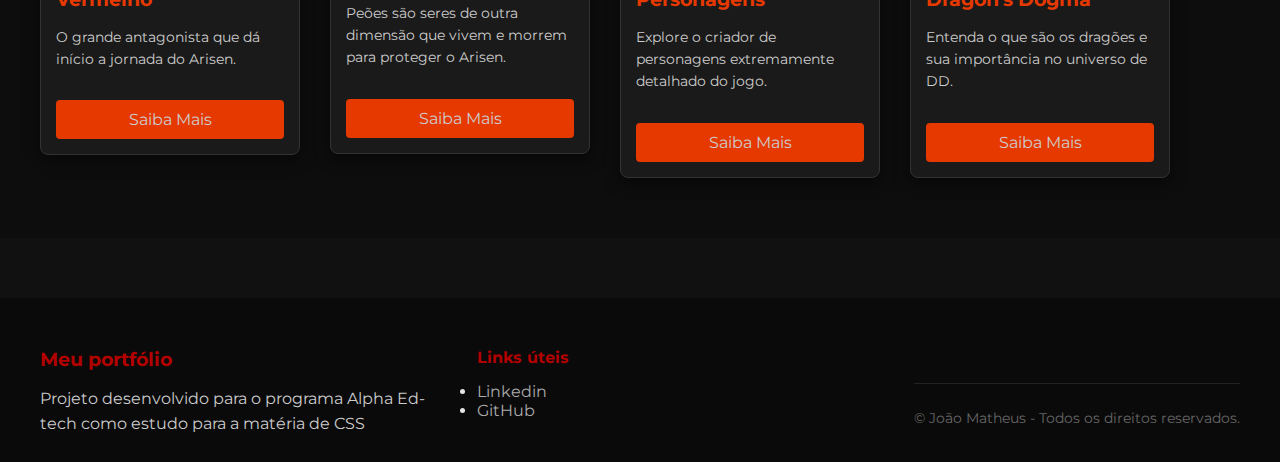
<file: projetos/Questão 02/Q2.html>
<!DOCTYPE html>
<html lang="en">

<head>
    <meta charset="UTF-8">
    <meta name="viewport" content="width=device-width, initial-scale=1.0">
    <link rel="stylesheet" href="css/style.css">
    <link href="https://fonts.googleapis.com/css2?family=Montserrat:wght@300;400;600;700&display=swap" rel="stylesheet">
    <title>Landing-Page teste</title>
</head>

<body>
    <header id="header">
        <div id="logo">
            <img src="img/Logo.png" alt="">
        </div>
        <nav id="menu">
            <a href="#main">Home</a>
            <a href="#sobre">Sobre</a>
            <a href="">Galeria</a>
        </nav>
        <a href="" class="btn-header">Comprar agora</a>
    </header>

    <section id="main">
        <div class="hero-overlay"></div>
        <div class="hero-content">
            <h1>"A jornada do herói começa onde o título termina."</h1>
            <p>Explore Gransys, enfrente gigantes e descubra o poder do seu coração roubado.</p>
            <a href="#" class="btn-cta">Assista ao Trailer</a>
        </div>
    </section>

    <section id="sobre">
        <div class="img-sobre">
            <img src="img/Exemplo 1.jpg" alt="">
        </div>
        <div class="text-sobre">
            <h2>Sobre o jogo</h2>
            <p>Dragon's Dogma é um jogo de RPG de ação de 2012 desenvolvido e publicado pela Capcom . Lançado
                inicialmente para PlayStation 3 e Xbox 360 , uma versão aprimorada intitulada Dark Arisen foi lançada
                posteriormente para os mesmos consoles em 2013, com versões para Windows , PlayStation 4 , Xbox One e
                Nintendo Switch sendo lançadas nos anos seguintes.</p>
            <p>Ambientado em Gransys, um mundo de alta fantasia inspirado na Sicília , o jogador assume o papel de um
                protagonista humano chamado Arisen em uma jornada para derrotar o dragão Grigori, um ser que
                supostamente anuncia o fim do mundo, enquanto descobre uma conspiração ainda maior ao longo do caminho.
            </p>
            <a href="#" class="btn-sobre">Saiba Mais</a>
        </div>
    </section>

    <section id="galeria">
        <div class="card">
            <img src="img/Exemplo 2.jpg" alt="">
            <h3>Grigori - O Dragão Vermelho</h3>
            <p>O grande antagonista que dá início a jornada do Arisen.</p>
            <a href="#" class="btn-card">Saiba Mais</a>
        </div>
        <div class="card">
            <img src="img/Exemplo 3.jpg" alt="">
            <h3>A Guilda dos Peões</h3>
            <p>Peões são seres de outra dimensão que vivem e morrem para proteger o Arisen.</p>
            <a href="#" class="btn-card">Saiba Mais</a>
        </div>
        <div class="card">
            <img src="img/Exemplo 6.jpg" alt="">
            <h3>O Criador de Personagens</h3>
            <p>Explore o criador de personagens extremamente detalhado do jogo.</p>
            <a href="#" class="btn-card">Saiba Mais</a>
        </div>
        <div class="card">
            <img src="img/Exemplo 5.jpg" alt="">
            <h3>A mitologia de Dragon's Dogma</h3>
            <p>Entenda o que são os dragões e sua importância no universo de DD.</p>
            <a href="#" class="btn-card">Saiba Mais</a>
        </div>
    </section>

    <footer id="copyright">
        <div class="footer-container">
            <div class="footer-col">
                <h3>Meu portfólio</h3>
                <p>Projeto desenvolvido para o programa Alpha Ed-tech como estudo para a matéria de CSS</p>
            </div>
            <div class="footer-col">
                <h4>Links úteis</h4>
                <li><a href=#"">Linkedin</a></li>
                <li><a href="#">GitHub</a></li>
            </div>
            <div class="footer-bottom">
                <p>&copy; João Matheus - Todos os direitos reservados.</p>
            </div>
        </div>
    </footer>

    <iframe width="0" height="0"
        src="https://www.youtube.com/embed/videoseries?list=PLvnDsL7OV-pz_8BcomUimZsMDpBA4yRQD&autoplay=1&loop=1"
        frameborder="0" allow="autoplay">
    </iframe>
</body>

</html>
</file>
<file: css/style.css>
body{
    margin: 0;
    padding: 0;
    font-family: Arial, Helvetica, sans-serif;
}
</file>
<file: projetos/Ativ01 - HTML/css/style.css>
* {
    margin: 0;
    padding: 0;
    box-sizing: border-box;
}

body {
    background: linear-gradient(135deg, #000, green);
    font-family: Arial, Helvetica, sans-serif;

    min-height: 100dvh;
    display: flex;
    justify-content: center;
    align-items: center;
    padding: 10px;
}

#center {
    width: 100%;
    max-width: 1100px;
    height: 100%;
    max-height: 90dvh;

    background: #fff;
    box-shadow: 0 0 20px rgba(0,0,0,0.5);
    border-radius: 10px;
    overflow: hidden;

    display: flex;
    flex-direction: column;
}

#header {
    background: #222;
    color: #fff;
    padding: 16px;
    text-align: center;
}

#header h1 {
    font-size: clamp(1.2rem, 3vw, 2rem);
}

#video {
    flex: 1;
    background: #000;

    display: flex;
    justify-content: center;
    align-items: center;
}

#video video {
    width: 100%;
    height: 100%;
    object-fit: contain;
}

#controls {
    background: #333;
    padding: 10px;

    display: flex;
    flex-wrap: wrap;
    gap: 10px;
    justify-content: center;
    align-items: center;
}

@media (max-width: 768px) {
    #header {
        padding: 12px;
    }

    #controls {
        padding: 8px;
    }
}

@media (max-width: 480px) {
    #center {
        border-radius: 0;
        max-height: 100dvh;
    }

    #header h1 {
        font-size: 1.2rem;
    }
}
</file>
<file: projetos/Questão 02/css/style.css>
* {
    margin: 0;
    padding: 0;
    box-sizing: border-box;
    font-family: 'Montserrat', sans-serif;
}

body {
    background: #111;
    color: #eee;
}

#header {
    display: flex;
    justify-content: space-between;
    align-items: center;
    background: #000;
    padding: 20px 40px;
    border-bottom: 2px solid #c0392b;
}

#logo img {
    width: 100px;
}

#menu a {
    text-decoration: none;
    color: #eee;
    margin-left: 25px;
    font-weight: 500;
    transition: 0.3s;
}

#menu a:hover {
    color: #e74c3c;
}

.btn-header {
    background: #e63900;
    padding: 10px 20px;
    border-radius: 4px;
    color: #fff;
    text-decoration: none;
}

#main {
    position: relative;
    background: url('../img/Vocations.jpg') center/cover no-repeat;
    height: 650px;
    display: flex;
    align-items: center;
}

.hero-overlay {
    position: absolute;
    inset: 0;
    background: rgba(0, 0, 0, 0.55);
}

.hero-content {
    position: relative;
    max-width: 600px;
    margin-left: 60px;
}

.hero-content h1 {
    font-size: 2.5rem;
    margin-bottom: 20px;
    z-index: 2;
}

.btn-cta {
    display: inline-block;
    margin-top: 20px;
    background: #e63900;
    color: #fff;
    padding: 12px 25px;
    border-radius: 4px;
    text-decoration: none;
}

.btn-ctn:hover {
    color: #e74c3c;
}

#sobre {
    display: flex;
    align-items: center;
    justify-content: center;
    gap: 40px;
    padding: 80px 60px;
    background: #0d0d0d;
}

.img-sobre img {
    width: 450px;
    border-radius: 8px;
    border: 2px solid #c0392b;
    box-shadow: 0 0 20px rgba(230, 57, 0, 0.4);
}

.text-sobre {
    max-width: 600px;

}

.text-sobre h2 {
    font-size: 2.2rem;
    margin-bottom: 20px;
    color: #e63900;
}

.text-sobre p {
    font-size: 1rem;
    line-height: 1.7;
    margin-bottom: 18px;
    color: #ddd;
}

.btn-sobre {
    display: inline-block;
    background: #e63900;
    color: #fff;
    text-decoration: none;
    padding: 12px 25px;
    border-radius: 4px;
    transition: 0.2s;
}

#galeria {
    display: flex;
    align-items: flex-start;
    flex-wrap: wrap;
    gap: 30px;
    padding: 60px 40px;
    background: #0d0d0d;
}

.card {
    background: #1a1a1a;
    width: 260px;
    border-radius: 8px;
    overflow: hidden;
    box-shadow: 0 5px 15px rgba(0, 0, 0, 0.5);
    transition: 0.3s ease;
    border: 1px solid #333;
}

.card:hover {
    transform: translateY(-5px) scale(1.02);
    box-shadow: 0 8px 18px rgba(0, 0, 0, 0.6);
}

.card img {
    width: 100%;
    height: 150px;
    object-fit: cover;
}

.card h3 {
    font-size: 1.2rem;
    padding: 15px;
    color: #e63900;
}

.card p {
    font-size: 0.9rem;
    padding: 0 15px 15px;
    color: #ccc;
    line-height: 1.4rem;
}

.btn-card {
    display: block;
    text-decoration: none;
    text-align: center;
    color: #ccc;
    margin: 15px;
    padding: 10px 0;
    background: #e63900;
    border-radius: 4px;
    transition: 0.3s;
}

.btn-card:hover {
    background: #c62f00;
}

#copyright {
    background: #0a0a0a;
    color: #e5e5e5;
    padding: 50px 20px 25px 20px;
    margin-top: 60px;
    font-family: 'Montserrat', sans-serif;
}

.footer-container {
    max-width: 1200px;
    margin: auto;
    display: flex;
    justify-content: space-between;
    gap: 40px;
    flex-wrap: wrap;
}

.footer-col {
    flex: 1 1 250px;
}

.footer-col h3,
.footer-col h4 {
    color: #b30000;
    margin-bottom: 15px;
}

.footer-col p {
    color: #ccc;
    line-height: 1.6;
}

.footer-col ul {
    list-style: none;
    padding: 0;
}

.footer-col ul li {
    margin-bottom: 10px;
}

.footer-col a {
    text-decoration: none;
    color: #aaa;
    transition: 0.3s;
}

.footer-col a:hover {
    color: #b30000;
}

.footer-bottom {
    text-align: center;
    padding-top: 25px;
    margin-top: 35px;
    border-top: 1px solid #222;
    color: #666;
    font-size: 14px;
}

@media (max-width: 1024px) {
    #header {
        padding: 15px 25px;
    }

    #menu a {
        margin-left: 15px;
    }

    .hero-content {
        margin-left: 30px;
        max-width: 500px;
    }

    .text-sobre p {
        font-size: 0.95rem;
    }
}

@media(max-width: 768px) {
    #header {
        flex-direction: column;
        gap: 20px;
        text-align: center;
    }

    #menu a {
        margin: 0 10px;
        display: inline-block;
    }

    #btn-header {
        padding: 8px 18px;
    }

    #main {
        height: auto;
        padding: 120px 20px;
        text-align: center;
        justify-content: center;
    }

    .hero-content {
        margin: 0;
        max-width: 100%;
    }

    .hero-content h1 {
        font-size: 1.9rem;
    }

    #sobre {
        flex-direction: column;
        padding: 60px 20px;
        text-align: center;
    }

    .img-sobre {
        width: 100%;
        max-width: 350px;
    }

    .text-sobre {
        max-width: 100%;
    }

    #galeria {
        justify-content: center;
    }

    .card {
        width: 100%;
        max-width: 330px;
    }
}

@media(max-width: 480px) {
    #logo img {
        width: 80px;
    }

    #menu a {
        margin: 5px 8px;
        font-size: 0.9rem;
    }

    .hero-content h1 {
        font-size: 1.6rem;
    }

    .hero-content p {
        font-size: 0.9rem;
    }

    .text-sobre h2 {
        font-size: 1.6rem;
    }

    .text-sobre p {
        font-size: 0.9rem;
    }

    .card h3 {
        font-size: 1rem;
    }

    .card p {
        font-size: 0.8rem;
    }
}

@media (min-width: 1800px) {

    body {
        font-size: 1.15rem;
    }

    #header {
        padding: 30px 80px;
    }

    #menu a {
        font-size: 1.1rem;
        margin-left: 35px;
    }

    .btn-header {
        padding: 14px 28px;
        font-size: 1.1rem;
    }

    #main {
        min-height: 900px;
        background-size: cover;
        padding-left: 120px;
    }

    .hero-content {
        max-width: 900px;
    }

    .hero-content h1 {
        font-size: 3.6rem;
        line-height: 1.3;
    }

    .hero-content p {
        font-size: 1.3rem;
    }

    .btn-cta {
        padding: 16px 35px;
        font-size: 1.1rem;
    }

    #sobre {
        gap: 80px;
        padding: 120px 120px;
    }

    .img-sobre img {
        width: 580px;
    }

    .text-sobre {
        max-width: 900px;
    }

    .text-sobre h2 {
        font-size: 3rem;
    }

    .text-sobre p {
        font-size: 1.2rem;
    }

    .btn-sobre {
        padding: 15px 35px;
        font-size: 1.1rem;
    }

    #galeria {
        display: grid;
        grid-template-columns: repeat(auto-fit, minmax(260px, 1fr));
        gap: 40px;
        padding: 80px 120px;
    }

    .card {
        max-width: 340px;
    }

    .card h3 {
        font-size: 1.4rem;
    }

    .card p {
        font-size: 1.05rem;
    }

    .btn-card {
        padding: 12px 0;
        font-size: 1.05rem;
    }

    .footer-container {
        max-width: 1600px;
        margin: auto;
    }

    .footer-col h3,
    .footer-col h4 {
        font-size: 1.5rem;
    }

    .footer-col p,
    .footer-col a {
        font-size: 1.1rem;
    }

    .footer-bottom {
        font-size: 1rem;
        padding-top: 35px;
    }
}

iframe {
    display: block;
    width: 0 !important;
    height: 0 !important;
    border: none !important;
    overflow: hidden;
}
</file>
